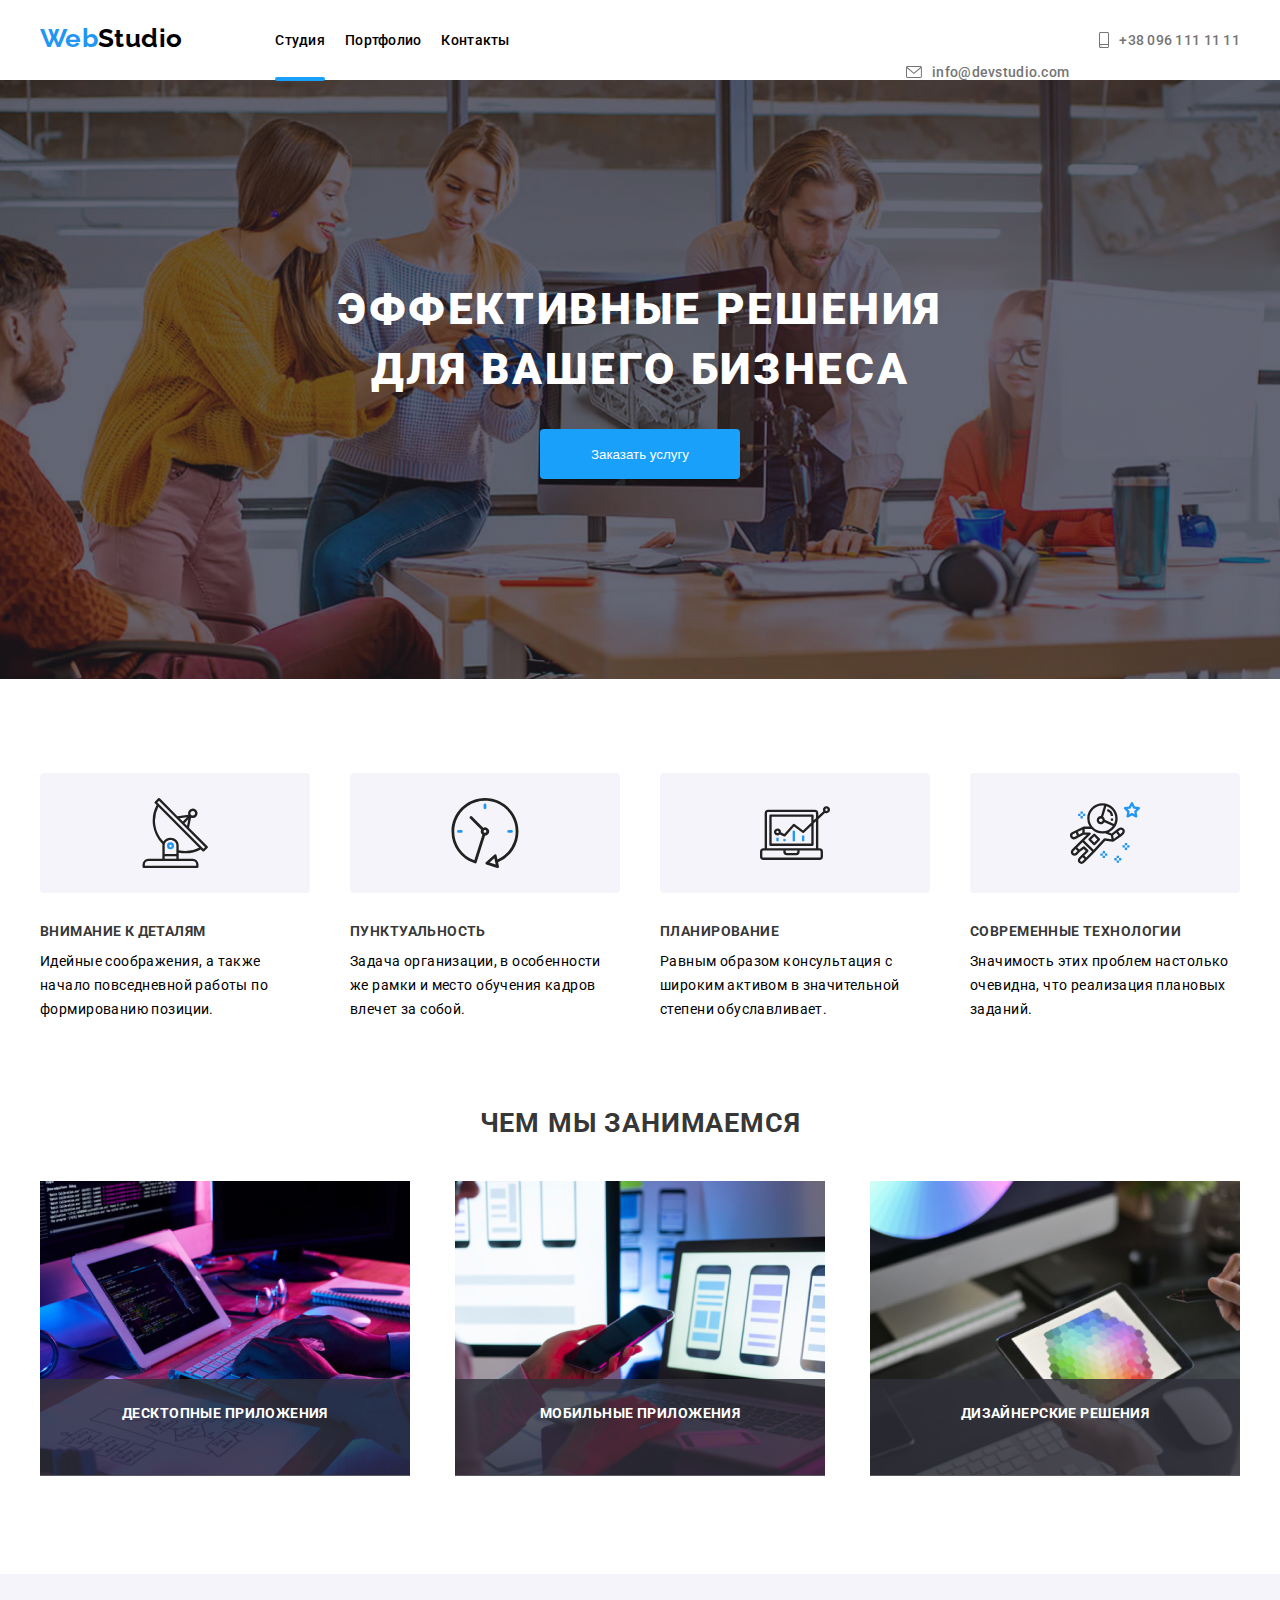
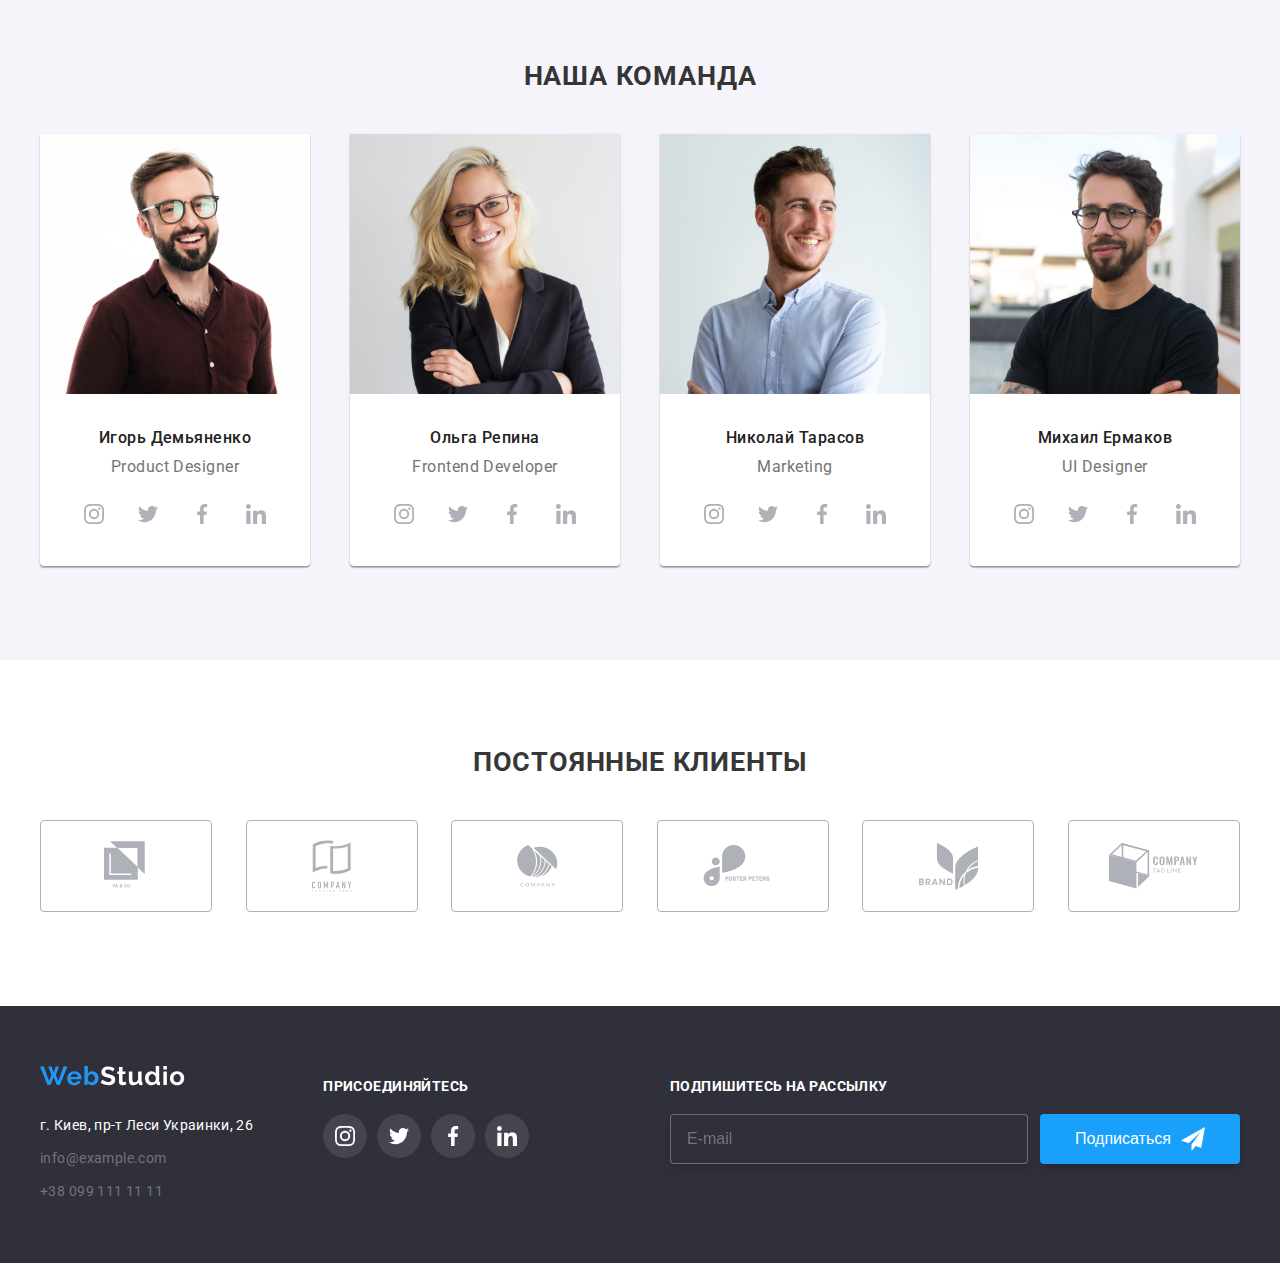
<file: index.html>
<!DOCTYPE html>
<html lang="en">
  <head>
    <meta charset="UTF-8" />
    <meta name="viewport" content="width=device-width, initial-scale=1.0" />
    <title>Document</title>
    <link
      href="https://fonts.googleapis.com/css2?family=Raleway:wght@700&family=Roboto:wght@400;500;700;900&display=swap"
      rel="stylesheet"
    />
    <link
      rel="stylesheet"
      href="https://cdnjs.cloudflare.com/ajax/libs/modern-normalize/1.0.0/modern-normalize.min.css"
      integrity="sha512-ISS7cAi1PEhQ8jnbJpJZMd29NlhNj4AWYyLOSp2CE/CsHxTCu+r+t0D2yoJudVrd0/8fTVPUVDzY5Tvli75u/g=="
      crossorigin="anonymous"
    />

    <link rel="stylesheet" href="./css/main.min.css" />
  </head>

  <body>
    <header class="header">
      <div class="container">
        <a href="./index.html" class="logo">Web<span>Studio</span>
        </a>

        <nav class="site-nav">
          <ul>
            <li class="link-s">
              <a href="" class="current-link link" style="text-decoration: none"
                >Студия</a
              >
            </li>

            <li>
              <a
                href="./portfolio.html"
                class="link"
                style="text-decoration: none"
                >Портфолио</a
              >
            </li>
            <li>
              <a href="" class="link" style="text-decoration: none">Контакты</a>
            </li>
          </ul>
        </nav>

        <div class="list">
          <ul>
            <li>
              <a
                href="mailto:info@devstudio.com"
                class="mail-link"
                style="text-decoration: none"
              >
                <svg class="icon-mail">
                  <use xlink:href="./Images/icons/sprite.svg#icon-mail"></use>
                </svg>
                info@devstudio.com
              </a>
            </li>

            <li>
              <a
                href="tel:+"
                class="link-telephone"
                style="text-decoration: none"
              >
                <svg class="icon-telephone">
                  <use
                    xlink:href="./Images/icons/sprite.svg#icon-telephone"
                  ></use>
                </svg>

                +38 096 111 11 11
              </a>
            </li>
          </ul>
        </div>
      </div>
    </header>

    <section class="hero">
      <h1 class="hero-title">
        Эффективные решения
        <br />
        для вашего бизнеса
      </h1>
      <div class="button-wrap">
        <button class="button-primary" data-modal-open>Заказать услугу</button>
      </div>
    </section>

    <main>
      <section class="feature-section">
        <div class="container">
          <ul class="feature-list">
            <li class="feature-item">
              <div class="feature-item-container">
                <svg class="icon">
                  <use
                    xlink:href="./Images/icons/sprite.svg#icon-satellite"
                  ></use>
                </svg>
              </div>
              <h3 class="title">Внимание к деталям</h3>
              <p class="text">
                Идейные соображения, а также начало повседневной работы по
                формированию позиции.
              </p>
            </li>

            <li class="feature-item">
              <div class="feature-item-container">
                <svg class="icon">
                  <use xlink:href="./Images/icons/sprite.svg#icon-clock"></use>
                </svg>
              </div>
              <h3 class="title">Пунктуальность</h3>
              <p class="text">
                Задача организации, в особенности же рамки и место обучения
                кадров влечет за собой.
              </p>
            </li>
            <li class="feature-item">
              <div class="feature-item-container">
                <svg class="icon">
                  <use
                    xlink:href="./Images/icons/sprite.svg#icon-computer"
                  ></use>
                </svg>
              </div>
              <h3 class="title">Планирование</h3>
              <p class="text">
                Равным образом консультация с широким активом в значительной
                степени обуславливает.
              </p>
            </li>
            <li class="feature-item">
              <div class="feature-item-container">
                <svg class="icon">
                  <use
                    xlink:href="./Images/icons/sprite.svg#icon-astronaut"
                  ></use>
                </svg>
              </div>
              <h3 class="title">Современные технологии</h3>
              <p class="text">
                Значимость этих проблем настолько очевидна, что реализация
                плановых заданий.
              </p>
            </li>
          </ul>
        </div>
      </section>

      <section class="whatwedo-container">
        <div class="whatwedo">
          <h2 class="section-title">Чем мы занимаемся</h2>
          <div class="images">
            <ul>
              <li>
                <div class="img-overlay">
                  <img src="./Images/typing.jpg" alt="typing" />
                  <p class="overlay-text">Десктопные приложения</p>
                </div>
              </li>

              <li>
                <div class="img-overlay">
                  <img src="./Images/telephone.jpg" alt="telephone" />
                  <p class="overlay-text">Мобильные приложения</p>
                </div>
              </li>

              <li>
                <div class="img-overlay">
                  <img src="./Images/hexagone.jpg" alt="hexagone" />
                  <p class="overlay-text">Дизайнерские решения</p>
                </div>
              </li>
            </ul>
          </div>
        </div>
      </section>

      <section class="our-team">
        <div class="container">
          <h2>Наша команда</h2>
          <ul class="pros">
            <li >
              <img
                src="./Images/ИгорьДемьяненко.jpg"
                alt="Игорь Демьяненко"
                width="270"
              />
              <h4>Игорь Демьяненко</h4>
              <p>Product Designer</p>
              <ul class="social-icon-list">
                <li class="social-icon-item">
                  <a class="social-icon-link" href="https://instagram.com/">
                    <svg class="icon-social">
                      <use
                        xlink:href="./Images/icons/sprite.svg#icon-instagram"
                      ></use>
                    </svg>
                  </a>
                </li>

                <li class="social-icon-item">
                  <a class="social-icon-link" href="https://twitter.com/">
                    <svg class="icon-social">
                      <use
                        xlink:href="./Images/icons/sprite.svg#icon-twitter"
                      ></use>
                    </svg>
                  </a>
                </li>

                <li class="social-icon-item">
                  <a class="social-icon-link" href="https://facebook.com/">
                    <svg class="icon-social">
                      <use
                        xlink:href="./Images/icons/sprite.svg#icon-facebook"
                      ></use>
                    </svg>
                  </a>
                </li>

                <li class="social-icon-item">
                  <a class="social-icon-link" href="https://linkedin.com/">
                    <svg class="icon-social">
                      <use
                        xlink:href="./Images/icons/sprite.svg#icon-linkedin"
                      ></use>
                    </svg>
                  </a>
                </li>
              </ul>
            </li>

            <li >
              <img
                src="./Images/ОльгаРепина.jpg"
                alt="Ольга Репина"
                width="270"
              />
              <h4>Ольга Репина</h4>
              <p>Frontend Developer</p>
              <ul class="social-icon-list">
                <li class="social-icon-item">
                  <a class="social-icon-link" href="https://instagram.com/">
                    <svg class="icon-social">
                      <use
                        xlink:href="./Images/icons/sprite.svg#icon-instagram"
                      ></use>
                    </svg>
                  </a>
                </li>

                <li class="social-icon-item">
                  <a class="social-icon-link" href="https://twitter.com/">
                    <svg class="icon-social">
                      <use
                        xlink:href="./Images/icons/sprite.svg#icon-twitter"
                      ></use>
                    </svg>
                  </a>
                </li>

                <li class="social-icon-item">
                  <a class="social-icon-link" href="https://facebook.com/">
                    <svg class="icon-social">
                      <use
                        xlink:href="./Images/icons/sprite.svg#icon-facebook"
                      ></use>
                    </svg>
                  </a>
                </li>

                <li class="social-icon-item">
                  <a class="social-icon-link" href="https://linkedin.com/">
                    <svg class="icon-social">
                      <use
                        xlink:href="./Images/icons/sprite.svg#icon-linkedin"
                      ></use>
                    </svg>
                  </a>
                </li>
              </ul>
            </li>

            <li >
              <img
                src="./Images/НиколайТарасов.jpg"
                alt="Николай Тарасов"
                width="270"
              />
              <h4>Николай Тарасов</h4>
              <p>Marketing</p>
              <ul class="social-icon-list">
                <li class="social-icon-item">
                  <a class="social-icon-link" href="https://instagram.com/">
                    <svg class="icon-social">
                      <use
                        xlink:href="./Images/icons/sprite.svg#icon-instagram"
                      ></use>
                    </svg>
                  </a>
                </li>

                <li class="social-icon-item">
                  <a class="social-icon-link" href="https://twitter.com/">
                    <svg class="icon-social">
                      <use
                        xlink:href="./Images/icons/sprite.svg#icon-twitter"
                      ></use>
                    </svg>
                  </a>
                </li>

                <li class="social-icon-item">
                  <a class="social-icon-link" href="https://facebook.com/">
                    <svg class="icon-social">
                      <use
                        xlink:href="./Images/icons/sprite.svg#icon-facebook"
                      ></use>
                    </svg>
                  </a>
                </li>

                <li class="social-icon-item">
                  <a class="social-icon-link" href="https://linkedin.com/">
                    <svg class="icon-social">
                      <use
                        xlink:href="./Images/icons/sprite.svg#icon-linkedin"
                      ></use>
                    </svg>
                  </a>
                </li>
              </ul>
            </li>

            <li >
              <img
                src="./Images/МихаилЕрмаков.jpg"
                alt="Михаил Ермаков"
                width="270"
              />
              <h4>Михаил Ермаков</h4>
              <p>UI Designer</p>
              <ul class="social-icon-list">
                <li class="social-icon-item">
                  <a class="social-icon-link" href="https://instagram.com/">
                    <svg class="icon-social">
                      <use
                        xlink:href="./Images/icons/sprite.svg#icon-instagram"
                      ></use>
                    </svg>
                  </a>
                </li>

                <li class="social-icon-item">
                  <a class="social-icon-link" href="https://twitter.com/">
                    <svg class="icon-social">
                      <use
                        xlink:href="./Images/icons/sprite.svg#icon-twitter"
                      ></use>
                    </svg>
                  </a>
                </li>

                <li class="social-icon-item">
                  <a class="social-icon-link" href="https://facebook.com/">
                    <svg class="icon-social">
                      <use
                        xlink:href="./Images/icons/sprite.svg#icon-facebook"
                      ></use>
                    </svg>
                  </a>
                </li>

                <li class="social-icon-item">
                  <a class="social-icon-link" href="https://linkedin.com/">
                    <svg class="icon-social">
                      <use
                        xlink:href="./Images/icons/sprite.svg#icon-linkedin"
                      ></use>
                    </svg>
                  </a>
                </li>
              </ul>
            </li>
          </ul>
        </div>
      </section>

      <section class="customers-section">
        <div class="container">
          <h2>Постоянные клиенты</h2>
          <ul class="customers-list">
            <li class="customers-item">
              <a class="customers-link" href="">
                <div class="customers-container">
                  <svg width="45" height="50">
                    <use
                      xlink:href="./Images/icons/sprite.svg#icon-logo1"
                    ></use>
                  </svg>
                </div>
              </a>
            </li>

            <li class="customers-item">
              <a class="customers-link" href="">
                <div class="customers-container">
                  <svg width="40" height="52">
                    <use
                      xlink:href="./Images/icons/sprite.svg#icon-logo2"
                    ></use>
                  </svg>
                </div>
              </a>
            </li>

            <li class="customers-item">
              <a class="customers-link" href="">
                <div class="customers-container">
                  <svg width="41" height="42">
                    <use
                      xlink:href="./Images/icons/sprite.svg#icon-logo3"
                    ></use>
                  </svg>
                </div>
              </a>
            </li>

            <li class="customers-item">
              <a class="customers-link" href="">
                <div class="customers-container">
                  <svg width="80" height="42">
                    <use
                      xlink:href="./Images/icons/sprite.svg#icon-logo4"
                    ></use>
                  </svg>
                </div>
              </a>
            </li>

            <li class="customers-item">
              <a class="customers-link" href="">
                <div class="customers-container">
                  <svg width="59" height="47">
                    <use
                      xlink:href="./Images/icons/sprite.svg#icon-logo5"
                    ></use>
                  </svg>
                </div>
              </a>
            </li>

            <li class="customers-item">
              <a class="customers-link" href="">
                <div class="customers-container">
                  <svg width="89" height="46">
                    <use
                      xlink:href="./Images/icons/sprite.svg#icon-logo6"
                    ></use>
                  </svg>
                </div>
              </a>
            </li>
          </ul>
        </div>
      </section>
    </main>

    <footer class="footer">
      <div class="container">
        <div class="bottom-content">
          <a href="/">
            <img src="./Images/Logofooter.svg" alt="" />
          </a>
          <address class="address">г. Киев, пр-т Леси Украинки, 26</address>
          <a href="mailto:" class="info-mail">info@example.com</a>
          

          <a href="tel:+" class="info-phone">+38 099 111 11 11</a>
        </div>

        <div class="footer-links">
          <h3 class="footer-links-title">присоединяйтесь</h3>
          <ul class="social-icon-list">
            <li class="social-icon-item">
              <a class="social-icon-link" href="https://instagram.com/">
                <svg class="icon-social">
                  <use
                    xlink:href="./Images/icons/sprite.svg#icon-instagram"
                  ></use>
                </svg>
              </a>
            </li>

            <li class="social-icon-item">
              <a class="social-icon-link" href="https://twitter.com/">
                <svg class="icon-social">
                  <use
                    xlink:href="./Images/icons/sprite.svg#icon-twitter"
                  ></use>
                </svg>
              </a>
            </li>

            <li class="social-icon-item">
              <a class="social-icon-link" href="https://facebook.com/">
                <svg class="icon-social">
                  <use
                    xlink:href="./Images/icons/sprite.svg#icon-facebook"
                  ></use>
                </svg>
              </a>
            </li>

            <li class="social-icon-item">
              <a class="social-icon-link" href="https://linkedin.com/">
                <svg class="icon-social">
                  <use
                    xlink:href="./Images/icons/sprite.svg#icon-linkedin"
                  ></use>
                </svg>
              </a>
            </li>
          </ul>
        </div>

        <div class="subscribe">
          <h3 class="subscribe-title">Подпишитесь на рассылку</h3>
          <form class="subscribe-form">
            
              
              <input
                class="subscribe-field"
                type="email"
                name="subscribe"
                placeholder="E-mail"
              />
              <button type="submit" class="subscribe-button">
                Подписаться
                <svg
                  class="send-icon"
                  width="24"
                  height="24"
                  viewbox="0 0 24 24"
                  fill="none"
                  xmlns="http://www.w3.org/2000/svg"
                >
                  <path
                    d="M24 0L0 13.5L7.66994 16.3407L19.5 5.25002L10.5017 17.3896L10.509 17.3923L10.5 17.3896V24.0001L14.8013 18.982L20.2501 21.0001L24 0Z"
                    fill="white"
                  />
                </svg>
              </button>
            
          </form>
        </div>
      </div>
    </footer>

    <div class="backdrop is-hidden" data-modal>
      <div class="modal">
        <button class="modal-close" data-modal-close>
          <svg width="18" height="18">
            <use href="./Images/sprite.svg#icon-modal-close"></use>
          </svg>
        </button>
        <h2>Оставьте свои данные, мы вам перезвоним</h2>
        <form class="modal-form">
          <ul>
            <li>
              <label for="name" class="modal-form-label">
                Имя
                <input
                  type="text"
                  id="name"
                  name="name"
                  class="modal-form-input"
                />
                <svg width="18" height="18">
                  <use href="./Images/sprite.svg#icon-person-black"></use>
                </svg>
              </label>
            </li>
            <li>
              <label class="modal-form-label">
                Телефон
                <input type="tel" name="phone" class="modal-form-input" />
                <svg width="18" height="18">
                  <use href="./Images/sprite.svg#icon-phone-black"></use>
                </svg>
              </label>
            </li>
            <li>
              <label for="email" class="modal-form-label">
                Почта
                <input
                  type="email"
                  id="email"
                  name="email"
                  class="modal-form-input"
                />
                <svg width="18" height="18">
                  <use href="./Images/sprite.svg#icon-email-black"></use>
                </svg>
              </label>
            </li>
            <li>
              <label for="comment" class="modal-form-label">Комментарий</label>
              <textarea
                name="comment"
                id="comment"
                placeholder="Введите текст"
              ></textarea>
            </li>
            <li class="modal-form-checkbox">
              <label>
                <input name="accept" type="checkbox" />
                Соглашаюсь с рассылкой и принимаю
                <a href="">Условия договора</a>
              </label>
            </li>
            <li>
              <button type="submit">Отправить</button>
            </li>
          </ul>
        </form>
      </div>
    </div>
    <script src="./js/script.js"></script>
  </body>
</html>
</file>
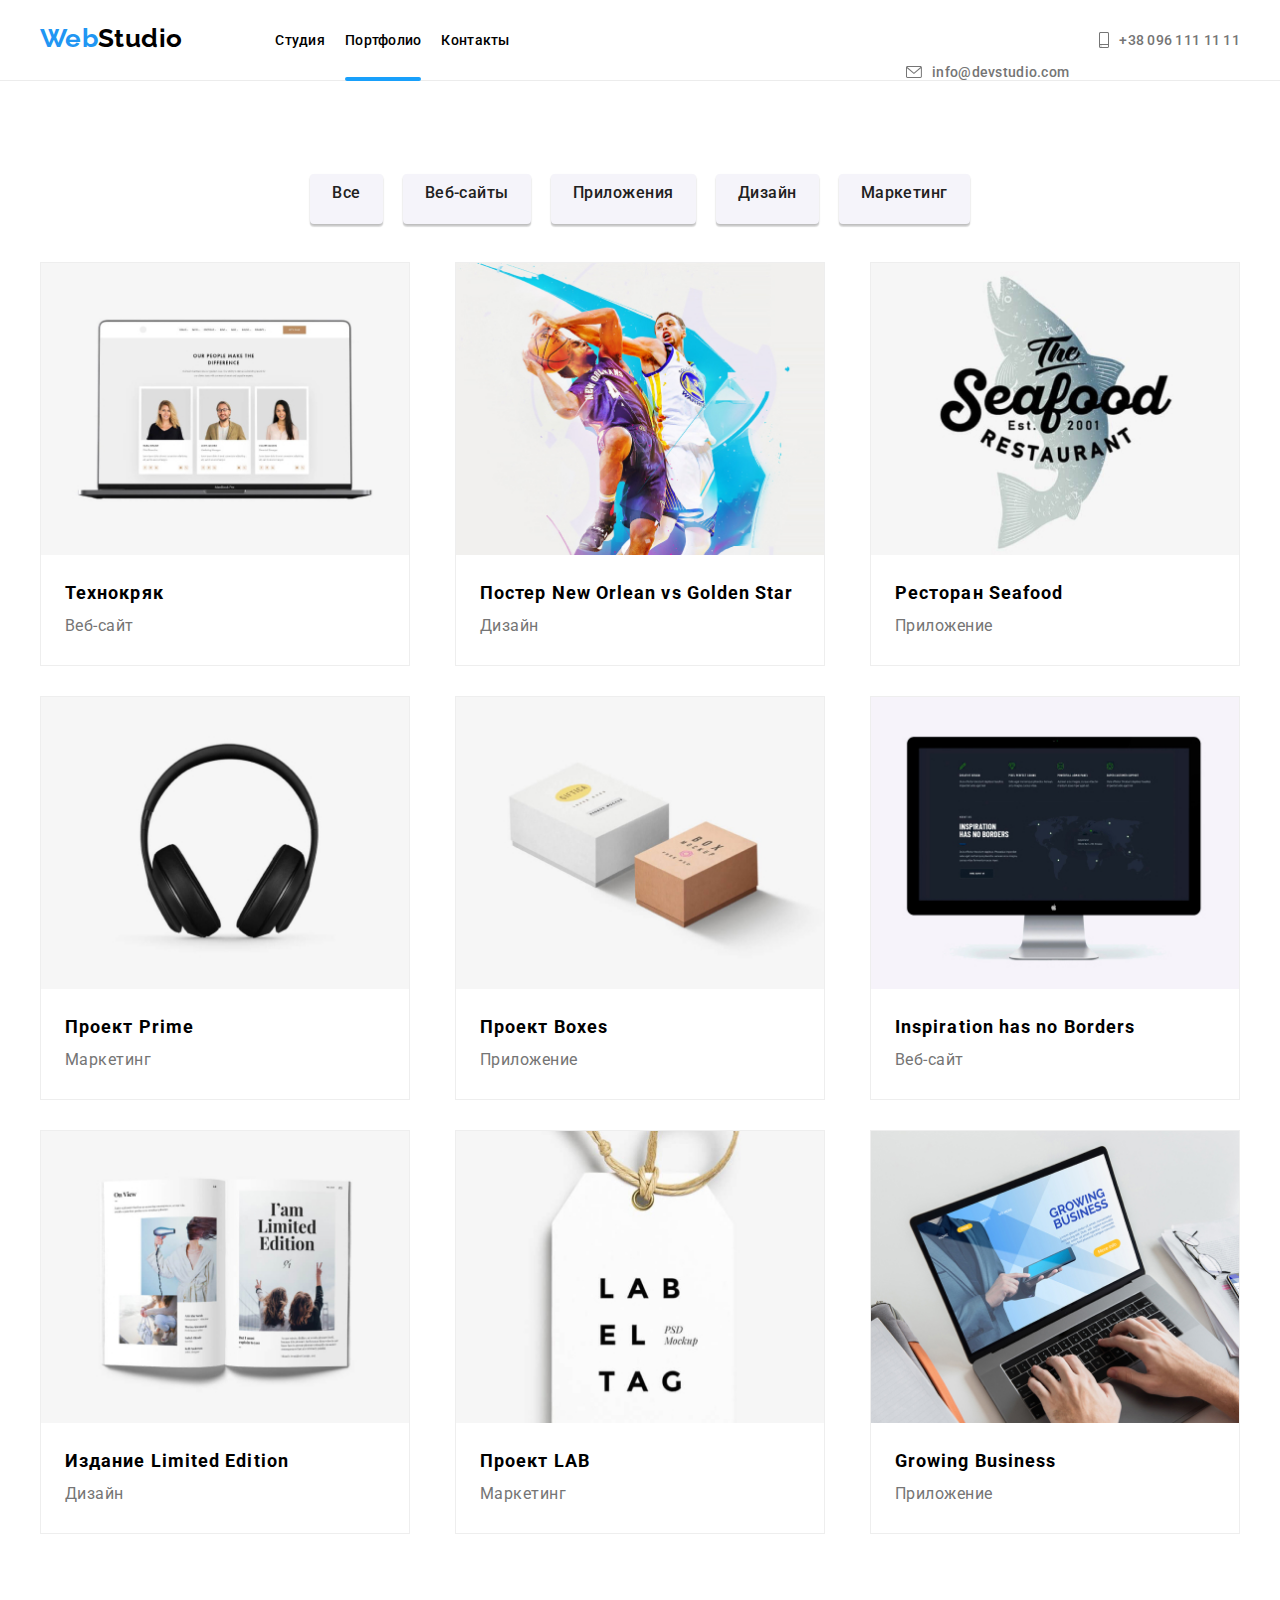
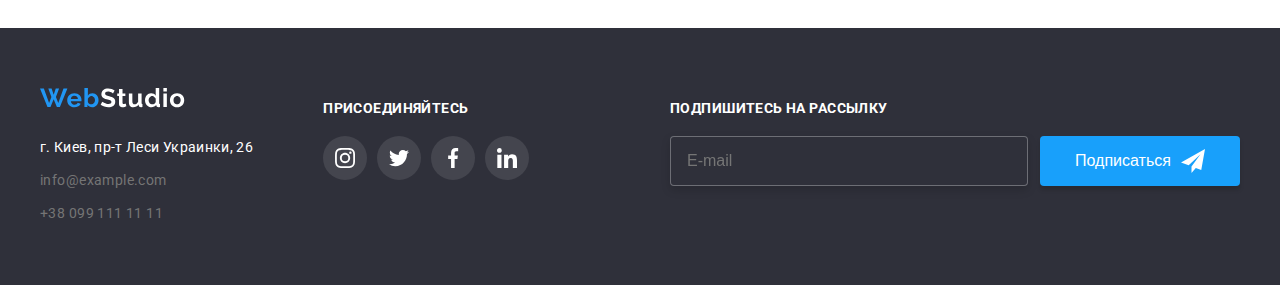
<file: portfolio.html>
<!DOCTYPE html>
<html lang="en">
  <head>
    <meta charset="UTF-8" />
    <meta name="viewport" content="width=device-width, initial-scale=1.0" />
    <title>Portfolio</title>
    <link
      href="https://fonts.googleapis.com/css2?family=Raleway:wght@700&family=Roboto:wght@400;500;700;900&display=swap"
      rel="stylesheet"
    />

    <link
      rel="stylesheet"
      href="https://cdnjs.cloudflare.com/ajax/libs/modern-normalize/1.0.0/modern-normalize.min.css"
      integrity="sha512-ISS7cAi1PEhQ8jnbJpJZMd29NlhNj4AWYyLOSp2CE/CsHxTCu+r+t0D2yoJudVrd0/8fTVPUVDzY5Tvli75u/g=="
      crossorigin="anonymous"
    />
    <link rel="stylesheet" href="./css/main.min.css" />
  </head>

  <body>
    <header class="header">
      <div class="container">
        <a href="./index.html" class="logo">Web<span>Studio</span> </a>

        <nav class="site-nav">
          <ul>
            <li>
              <a
                href="./index.html"
                class="current-link link"
                style="text-decoration: none"
                >Студия</a
              >
            </li>

            <li class="link-s">
              <a
                href="./portfolio.html"
                class="link"
                style="text-decoration: none"
                >Портфолио</a
              >
            </li>
            <li>
              <a href="" class="link" style="text-decoration: none">Контакты</a>
            </li>
          </ul>
        </nav>

        <div class="list">
          <ul>
            <li>
              <a
                href="mailto:info@devstudio.com"
                class="mail-link"
                style="text-decoration: none"
              >
                <svg class="icon-mail">
                  <use xlink:href="./Images/icons/sprite.svg#icon-mail"></use>
                </svg>
                info@devstudio.com
              </a>
            </li>

            <li>
              <a
                href="tel:+"
                class="link-telephone"
                style="text-decoration: none"
              >
                <svg class="icon-telephone">
                  <use
                    xlink:href="./Images/icons/sprite.svg#icon-telephone"
                  ></use>
                </svg>

                +38 096 111 11 11
              </a>
            </li>
          </ul>
        </div>
      </div>
    </header>

    <main>
      <section class="button-menu">
        <div class="container">
          <h2>The buttons</h2>
          <ul class="buttons">
            <li><a href="" class="button">Все</a></li>
            <li><a href="" class="button">Веб-сайты</a></li>
            <li><a href="" class="button">Приложения</a></li>
            <li><a href="" class="button">Дизайн</a></li>
            <li><a href="" class="button">Маркетинг</a></li>
          </ul>
        </div>
      </section>

      <section class="gallery">
        <div class="container">
          <h2>The gallery</h2>
          <ul>
            <li class="portfolio-card">
              <div class="card-thumb">
                <img src="./Images/computer.jpg" alt="" />
                <div class="card-action">
                  <span>
                    Технокряк это современная площадка распространения
                    коронавируса. Компании используют эту платформу для
                    цифрового шпионажа и атак на защищённые сервера конкурентов.
                  </span>
                </div>
              </div>

              <p class="name">Технокряк</p>
              <p class="category">Веб-сайт</p>
            </li>

            <li class="portfolio-card">
              <div class="card-thumb">
                <img src="./Images/basketball.jpg" alt="" />
                <div class="card-action">
                  <span>
                    Технокряк это современная площадка распространения
                    коронавируса. Компании используют эту платформу для
                    цифрового шпионажа и атак на защищённые сервера конкурентов.
                  </span>
                </div>
              </div>

              <p class="name">Постер New Orlean vs Golden Star</p>
              <p class="category">Дизайн</p>
            </li>

            <li class="portfolio-card">
              <div class="card-thumb">
                <img src="./Images/seafood.jpg" alt="" />
                <div class="card-action">
                  <span>
                    Технокряк это современная площадка распространения
                    коронавируса. Компании используют эту платформу для
                    цифрового шпионажа и атак на защищённые сервера конкурентов.
                  </span>
                </div>
              </div>

              <p class="name">Ресторан Seafood</p>
              <p class="category">Приложение</p>
            </li>

            <li class="portfolio-card">
              <div class="card-thumb">
                <img src="./Images/headphones.jpg" alt="" />
                <div class="card-action">
                  <span>
                    Технокряк это современная площадка распространения
                    коронавируса. Компании используют эту платформу для
                    цифрового шпионажа и атак на защищённые сервера конкурентов.
                  </span>
                </div>
              </div>

              <p class="name">Проект Prime</p>
              <p class="category">Маркетинг</p>
            </li>

            <li class="portfolio-card">
              <div class="card-thumb">
                <img src="./Images/boxes.jpg" alt="" />
                <div class="card-action">
                  <span>
                    Технокряк это современная площадка распространения
                    коронавируса. Компании используют эту платформу для
                    цифрового шпионажа и атак на защищённые сервера конкурентов.
                  </span>
                </div>
              </div>

              <p class="name">Проект Boxes</p>
              <p class="category">Приложение</p>
            </li>

            <li class="portfolio-card">
              <div class="card-thumb">
                <img src="./Images/inspiration.jpg" alt="" />
                <div class="card-action">
                  <span>
                    Технокряк это современная площадка распространения
                    коронавируса. Компании используют эту платформу для
                    цифрового шпионажа и атак на защищённые сервера конкурентов.
                  </span>
                </div>
              </div>

              <p class="name">Inspiration has no Borders</p>
              <p class="category">Веб-сайт</p>
            </li>

            <li class="portfolio-card">
              <div class="card-thumb">
                <img src="./Images/book.jpg" alt="" />
                <div class="card-action">
                  <span>
                    Технокряк это современная площадка распространения
                    коронавируса. Компании используют эту платформу для
                    цифрового шпионажа и атак на защищённые сервера конкурентов.
                  </span>
                </div>
              </div>

              <p class="name">Издание Limited Edition</p>
              <p class="category">Дизайн</p>
            </li>

            <li class="portfolio-card">
              <div class="card-thumb">
                <img src="./Images/tag.jpg" alt="" />
                <div class="card-action">
                  <span>
                    Технокряк это современная площадка распространения
                    коронавируса. Компании используют эту платформу для
                    цифрового шпионажа и атак на защищённые сервера конкурентов.
                  </span>
                </div>
              </div>

              <p class="name">Проект LAB</p>
              <p class="category">Маркетинг</p>
            </li>

            <li class="portfolio-card">
              <div class="card-thumb">
                <img src="./Images/growingbusiness.jpg" alt="" />
                <div class="card-action">
                  <span>
                    Технокряк это современная площадка распространения
                    коронавируса. Компании используют эту платформу для
                    цифрового шпионажа и атак на защищённые сервера конкурентов.
                  </span>
                </div>
              </div>

              <p class="name">Growing Business</p>
              <p class="category">Приложение</p>
            </li>
          </ul>
        </div>
      </section>
    </main>

    <footer class="footer">
      <div class="container">
        <div class="bottom-content">
          <a href="/">
            <img src="./Images/Logofooter.svg" alt="" />
          </a>
          <address class="address">г. Киев, пр-т Леси Украинки, 26</address>
          <a href="mailto:" class="info-mail">info@example.com</a>

          <a href="tel:+" class="info-phone">+38 099 111 11 11</a>
        </div>

        <div class="footer-links">
          <h3 class="footer-links-title">присоединяйтесь</h3>
          <ul class="social-icon-list">
            <li class="social-icon-item">
              <a class="social-icon-link" href="https://instagram.com/">
                <svg class="icon-social">
                  <use
                    xlink:href="./Images/icons/sprite.svg#icon-instagram"
                  ></use>
                </svg>
              </a>
            </li>

            <li class="social-icon-item">
              <a class="social-icon-link" href="https://twitter.com/">
                <svg class="icon-social">
                  <use
                    xlink:href="./Images/icons/sprite.svg#icon-twitter"
                  ></use>
                </svg>
              </a>
            </li>

            <li class="social-icon-item">
              <a class="social-icon-link" href="https://facebook.com/">
                <svg class="icon-social">
                  <use
                    xlink:href="./Images/icons/sprite.svg#icon-facebook"
                  ></use>
                </svg>
              </a>
            </li>

            <li class="social-icon-item">
              <a class="social-icon-link" href="https://linkedin.com/">
                <svg class="icon-social">
                  <use
                    xlink:href="./Images/icons/sprite.svg#icon-linkedin"
                  ></use>
                </svg>
              </a>
            </li>
          </ul>
        </div>

        <div class="subscribe">
          <h3 class="subscribe-title">Подпишитесь на рассылку</h3>
          <form class="subscribe-form">
            <input
              class="subscribe-field"
              type="email"
              name="subscribe"
              placeholder="E-mail"
            />
            <button type="submit" class="subscribe-button">
              Подписаться
              <svg
                class="send-icon"
                width="24"
                height="24"
                viewbox="0 0 24 24"
                fill="none"
                xmlns="http://www.w3.org/2000/svg"
              >
                <path
                  d="M24 0L0 13.5L7.66994 16.3407L19.5 5.25002L10.5017 17.3896L10.509 17.3923L10.5 17.3896V24.0001L14.8013 18.982L20.2501 21.0001L24 0Z"
                  fill="white"
                />
              </svg>
            </button>
          </form>
        </div>
      </div>
    </footer>
  </body>
</html>
</file>
<file: css/main.min.css>
@font-face{font-family:"Roboto", sans-serif;src:url("https://fonts.googleapis.com/css2?family=Roboto:wght@400;500;700;900&display=swap")}@font-face{font-family:"Raleway", sans-serif;src:url("https://fonts.googleapis.com/css2?family=Raleway:wght@700&display=swap")}body{background-color:#ffffff;color:rgba(0,0,0,0.8);font-family:"Roboto", sans-serif;letter-spacing:0.02em;font-size:18px;line-height:1.14;margin:0px}main{width:100%;margin-bottom:0}ul{list-style:none;margin:0px;padding:0px}.container{margin:auto;width:1200px;padding:0px 15px 0px 15px}.whatwedo h2,.our-team h2,.customers-section h2{font-weight:bold;text-align:center;line-height:16px;letter-spacing:0.03em;text-transform:uppercase;margin-bottom:50px;margin:0px}h3{margin:0px}p{margin:0px}h4{margin:0px}.header{border-bottom:1px solid #ececec;margin-bottom:-1px}.header .container{display:-webkit-box;display:-ms-flexbox;display:flex;-webkit-box-orient:horizontal;-webkit-box-direction:normal;-ms-flex-direction:row;flex-direction:row;-webkit-box-pack:start;-ms-flex-pack:start;justify-content:flex-start;-webkit-box-align:start;-ms-flex-align:start;align-items:flex-start;text-decoration:none;text-align:center}.logo{font-size:26px;padding-top:24px;padding-bottom:25px;margin-right:93px;display:block;text-decoration:none;color:#2196f3;font-family:"Raleway",sans-serif;font-weight:bold}.logo span{color:#000}.site-nav{display:-webkit-inline-box;display:-ms-inline-flexbox;display:inline-flex}ul{-webkit-box-orient:horizontal;-webkit-box-direction:normal;-ms-flex-direction:row;flex-direction:row;list-style:none;display:-webkit-inline-box;display:-ms-inline-flexbox;display:inline-flex;-webkit-box-pack:center;-ms-flex-pack:center;justify-content:center;margin:0px;height:100%;padding-left:0px}ul a{display:block;height:100%;padding-top:32px;padding-bottom:32px}ul li+li{margin-left:20px}ul .link-s{color:#18a0fb;position:relative;display:block}ul .link-s::after{bottom:-1px;left:0;content:"";width:100%;height:4px;background:#18a0fb;border-radius:2px;position:absolute}ul .link{color:#000;font-family:"Roboto",sans-serif;font-style:normal;font-weight:500;font-size:14px;line-height:16px;letter-spacing:0.02em;-webkit-transition:all 250ms cubic-bezier(0.4, 0, 0.2, 1);transition:all 250ms cubic-bezier(0.4, 0, 0.2, 1)}ul .link:hover{color:#18a0fb}ul .link:focus{color:#18a0fb}.list{margin-left:auto;height:100%}.list ul{-webkit-box-orient:horizontal;-webkit-box-direction:normal;-ms-flex-direction:row;flex-direction:row;list-style:none;display:-webkit-box;display:-ms-flexbox;display:flex;-webkit-box-pack:end;-ms-flex-pack:end;justify-content:flex-end;padding-left:0px}.list ul li+li{margin-left:30px}.list ul a{color:#757575;font-family:"Roboto",sans-serif;font-style:normal;font-weight:500;font-size:14px;line-height:16px;letter-spacing:0.02em;padding-top:32px;padding-bottom:32px;display:-webkit-box;display:-ms-flexbox;display:flex;-webkit-transition:all 250ms cubic-bezier(0.4, 0, 0.2, 1);transition:all 250ms cubic-bezier(0.4, 0, 0.2, 1)}.list ul a:hover{color:#18a0fb}.list ul .mail-link{vertical-align:center;display:-webkit-box;display:-ms-flexbox;display:flex;-webkit-box-align:center;-ms-flex-align:center;align-items:center}.list ul .mail-link .icon-mail{height:12px;width:16px;margin-right:10px;fill:currentColor}.list ul .icon-telephone{height:16px;width:10px;margin-right:10px;fill:currentColor}.hero{background:#c4c4c4;background-image:-webkit-gradient(linear, left top, left bottom, from(rgba(47,48,58,0.4)), to(rgba(47,48,58,0.4))),url(../Images/heroimg.jpg);background-image:linear-gradient(rgba(47,48,58,0.4), rgba(47,48,58,0.4)),url(../Images/heroimg.jpg);padding-bottom:200px;padding-top:0;background-repeat:no-repeat;background-size:cover;background-position:center}.hero .hero-title{color:#fff;padding-top:200px;font-weight:900;font-size:44px;line-height:136%;text-align:center;letter-spacing:0.06em;text-transform:uppercase;margin-top:0}.hero .button-wrap{text-align:center}.hero .button-wrap .button-primary{color:#fff;background-color:#18a0fb;border-color:#18a0fb;text-align:center;cursor:pointer;border-style:none;-webkit-box-shadow:0px 4px 4px rgba(0,0,0,0.15);box-shadow:0px 4px 4px rgba(0,0,0,0.15);border-radius:4px;padding:10px 32px 10px 32px;text-decoration:none;-webkit-transition:background-color 250ms cubic-bezier(0.4, 0, 0.2, 1);transition:background-color 250ms cubic-bezier(0.4, 0, 0.2, 1);width:200px;height:50px}.feature-section{padding-top:94px}.feature-section .feature-list{width:100%;display:-webkit-box;display:-ms-flexbox;display:flex;text-align:left;-ms-flex-wrap:nowrap;flex-wrap:nowrap;-webkit-box-pack:justify;-ms-flex-pack:justify;justify-content:space-between;list-style:none}.feature-item{width:270px}.feature-item .title{font-family:"Roboto",sans-serif;font-weight:bold;font-size:14px;line-height:16px;letter-spacing:0.03em;text-transform:uppercase;margin-bottom:10px}.feature-item .text{color:#000;text-align:left;font-family:"Roboto",sans-serif;font-style:normal;font-weight:normal;font-size:14px;line-height:24px;letter-spacing:0.03em}.feature-item-container{height:120px;width:270px;background:#f5f4fa;border-radius:4px;-webkit-box-pack:center;-ms-flex-pack:center;justify-content:center;-webkit-box-align:center;-ms-flex-align:center;align-items:center;margin-bottom:30px}.feature-item-container .icon{width:70px;height:70px;margin:25px 100px}.whatwedo-container{margin-left:auto;margin-right:auto;padding-top:94px;padding-bottom:94px}.whatwedo-container .whatwedo{margin:auto;width:1200px;padding-right:15px;padding-left:15px}.whatwedo-container .whatwedo .section-title{margin-bottom:50px}.images ul{display:-webkit-box;display:-ms-flexbox;display:flex;-webkit-box-orient:horizontal;-webkit-box-direction:normal;-ms-flex-direction:row;flex-direction:row;-ms-flex-wrap:nowrap;flex-wrap:nowrap;-webkit-box-pack:justify;-ms-flex-pack:justify;justify-content:space-between}.images .img-overlay{position:relative}.images .img-overlay .overlay-text{width:100%;background:rgba(47,48,58,0.8);height:70px;position:absolute;padding-top:27px;left:0;bottom:4px;margin:0;font-style:normal;font-weight:bold;font-size:14px;line-height:1.1em;text-align:center;letter-spacing:0.03em;text-transform:uppercase;color:#fff}.our-team{padding-top:94px;padding-bottom:94px;background-color:#f5f4fa}.our-team h2{margin-bottom:50px}.pros{display:-webkit-box;display:-ms-flexbox;display:flex;-webkit-box-orient:horizontal;-webkit-box-direction:normal;-ms-flex-direction:row;flex-direction:row;-webkit-box-pack:justify;-ms-flex-pack:justify;justify-content:space-between}.pros li{width:270px;background:#fff;-webkit-box-shadow:0px 1px 3px rgba(0,0,0,0.12),0px 1px 1px rgba(0,0,0,0.14),0px 2px 1px rgba(0,0,0,0.2);box-shadow:0px 1px 3px rgba(0,0,0,0.12),0px 1px 1px rgba(0,0,0,0.14),0px 2px 1px rgba(0,0,0,0.2);border-radius:0px 0px 4px 4px}.pros li img{margin-bottom:30px}.pros li h4{margin-bottom:10px;font-weight:500;font-size:16px;line-height:19px;text-align:center;letter-spacing:0.03em;color:#212121}.pros li p{margin-bottom:16px;font-family:"Roboto",sans-serif;font-style:normal;font-weight:normal;font-size:16px;line-height:19px;text-align:center;letter-spacing:0.03em;color:#757575}.social-icon-list{margin-bottom:30px;display:-webkit-box;display:-ms-flexbox;display:flex;-webkit-box-pack:center;-ms-flex-pack:center;justify-content:center}.social-icon-list li+li{margin-left:10px}.social-icon-list li{display:-webkit-box;display:-ms-flexbox;display:flex;width:44px;height:44px;-webkit-box-align:center;-ms-flex-align:center;align-items:center;-webkit-box-pack:center;-ms-flex-pack:center;justify-content:center;-webkit-box-shadow:none;box-shadow:none}.social-icon-link{padding-top:0px;padding-bottom:0px;border-radius:50%;display:-webkit-box;display:-ms-flexbox;display:flex;-webkit-box-pack:center;-ms-flex-pack:center;justify-content:center;-webkit-box-align:center;-ms-flex-align:center;align-items:center;width:44px;height:44px;background-color:#fff;-webkit-transition:all 250ms cubic-bezier(0.4, 0, 0.2, 1);transition:all 250ms cubic-bezier(0.4, 0, 0.2, 1)}.social-icon-link:hover{background-color:#2196f3}.social-icon-link:hover svg{fill:#fff;-webkit-transition:all 250ms cubic-bezier(0.4, 0, 0.2, 1);transition:all 250ms cubic-bezier(0.4, 0, 0.2, 1)}.social-icon-link svg{width:20px;height:20px;fill:#afb1b8}.customers-section{background-color:#fff;padding-bottom:94px;padding-top:94px}.customers-section h2{margin-bottom:50px}.customers-list{display:-webkit-box;display:-ms-flexbox;display:flex;margin:auto;-webkit-box-pack:justify;-ms-flex-pack:justify;justify-content:space-between}.customers-list .customers-link{padding-top:0px;padding-bottom:0px}.customers-list .customers-container{width:170px;height:90px;border-radius:4px;border:1px solid #afb1b8;-webkit-box-pack:center;-ms-flex-pack:center;justify-content:center;-webkit-box-align:center;-ms-flex-align:center;align-items:center;display:-webkit-box;display:-ms-flexbox;display:flex;-ms-flex-item-align:center;align-self:center;-webkit-transition:all 250ms cubic-bezier(0.4, 0, 0.2, 1);transition:all 250ms cubic-bezier(0.4, 0, 0.2, 1)}.customers-list .customers-container:hover{border:1px solid #2196f3}.customers-list .customers-container:hover svg{fill:#2196f3;-webkit-transition:all 250ms cubic-bezier(0.4, 0, 0.2, 1);transition:all 250ms cubic-bezier(0.4, 0, 0.2, 1)}.customers-list .customers-container svg{fill:#afb1b8}.footer{width:100%;padding-top:60px;padding-bottom:60px;background-color:#2f303a;color:#fff}.footer .container{display:-webkit-box;display:-ms-flexbox;display:flex;-webkit-box-pack:start;-ms-flex-pack:start;justify-content:start;padding-right:15px;padding-left:15px}.footer .container h3{text-transform:uppercase;margin-bottom:20px;font-family:"Roboto",sans-serif;font-style:normal;font-weight:bold;font-size:14px;line-height:16px;letter-spacing:0.03em}.bottom-content{margin-right:70px}.bottom-content a{font-family:"Roboto",sans-serif;font-style:normal;font-weight:normal;font-size:14px;line-height:24px;font-style:normal;display:block;margin-bottom:20px}.bottom-content .address{font-family:"Roboto",sans-serif;font-style:normal;font-weight:normal;font-size:14px;line-height:24px;font-style:normal;display:block;margin-bottom:9px}.bottom-content .info-mail{color:#757575;font-family:"Roboto",sans-serif;font-style:normal;font-weight:normal;font-size:14px;line-height:24px;letter-spacing:0.03em;text-decoration:none;margin-bottom:9px}.bottom-content .info-phone{color:#757575;font-family:"Roboto",sans-serif;font-style:normal;font-weight:normal;font-size:14px;line-height:24px;letter-spacing:0.03em;text-decoration:none;margin-bottom:0px}.footer-links{padding-top:12px}.footer-links .social-icon-list{margin-bottom:0px;display:-webkit-box;display:-ms-flexbox;display:flex;-webkit-box-pack:center;-ms-flex-pack:center;justify-content:center}.footer-links .social-icon-list li+li{margin-left:10px}.footer-links li{display:-webkit-box;display:-ms-flexbox;display:flex;width:44px;height:44px;-webkit-box-align:center;-ms-flex-align:center;align-items:center;-webkit-box-pack:center;-ms-flex-pack:center;justify-content:center;-webkit-box-shadow:none;box-shadow:none}.footer-links .social-icon-link{border-radius:50%;display:-webkit-box;display:-ms-flexbox;display:flex;-webkit-box-pack:center;-ms-flex-pack:center;justify-content:center;-webkit-box-align:center;-ms-flex-align:center;align-items:center;width:44px;height:44px;background-color:rgba(255,255,255,0.1);-webkit-transition:all 250ms cubic-bezier(0.4, 0, 0.2, 1);transition:all 250ms cubic-bezier(0.4, 0, 0.2, 1)}.footer-links .social-icon-link:hover{background-color:#2196f3}.footer-links .social-icon-link:hover svg{fill:#fff}.footer-links .social-icon-link svg{width:20px;height:20px;fill:#fff}.subscribe{padding-top:12px;margin-left:auto}.subscribe .subscribe-form{display:-webkit-box;display:-ms-flexbox;display:flex;-webkit-box-align:center;-ms-flex-align:center;align-items:center}.subscribe .subscribe-field{width:358px;height:50px;margin-right:12px;border:1px solid rgba(255,255,255,0.3);-webkit-box-sizing:border-box;box-sizing:border-box;-webkit-filter:drop-shadow(0px 4px 4px rgba(0,0,0,0.15));filter:drop-shadow(0px 4px 4px rgba(0,0,0,0.15));border-radius:4px;background:#2f303a;padding-left:16px;font-size:16px;-webkit-transition:all 250ms cubic-bezier(0.4, 0, 0.2, 1);transition:all 250ms cubic-bezier(0.4, 0, 0.2, 1)}.subscribe .subscribe-field:focus{color:#fff;border-color:#2196f3}.subscribe .subscribe-button{width:200px;height:50px;padding-right:0px;padding-left:0px;display:-webkit-box;display:-ms-flexbox;display:flex;-webkit-box-align:center;-ms-flex-align:center;align-items:center;-webkit-box-pack:center;-ms-flex-pack:center;justify-content:center;color:#fff;background-color:#18a0fb;border-color:#18a0fb;text-align:center;cursor:pointer;border-style:none;-webkit-box-shadow:0px 4px 4px rgba(0,0,0,0.15);box-shadow:0px 4px 4px rgba(0,0,0,0.15);border-radius:4px;-webkit-transition:background-color 250ms cubic-bezier(0.4, 0, 0.2, 1);transition:background-color 250ms cubic-bezier(0.4, 0, 0.2, 1);font-size:16px}.subscribe .subscribe-button svg{margin-left:10px}.backdrop.is-hidden .modal{-webkit-transform:translate(-50%, -50%) rotate(360deg);transform:translate(-50%, -50%) rotate(360deg)}.backdrop.is-hidden{opacity:0;pointer-events:none}.backdrop{top:0px;left:0px;position:fixed;width:100%;height:100%;background:rgba(0,0,0,0.2);opacity:1;-webkit-transition:opacity 600ms linear;transition:opacity 600ms linear}.backdrop .modal{padding:40px;background-color:#fff;position:absolute;width:528px;height:600px;top:50%;left:50%;-webkit-transform:translate(-50%, -50%) rotate(0deg);transform:translate(-50%, -50%) rotate(0deg);-webkit-transition:-webkit-transform 300ms linear;transition:-webkit-transform 300ms linear;transition:transform 300ms linear;transition:transform 300ms linear, -webkit-transform 300ms linear;border-radius:4px}.backdrop .modal .modal-close{display:-webkit-box;display:-ms-flexbox;display:flex;-webkit-box-align:center;-ms-flex-align:center;align-items:center;-webkit-box-pack:center;-ms-flex-pack:center;justify-content:center;position:absolute;top:8px;right:8px;width:30px;height:30px;padding:0px;border-radius:50%;background:#fff;border:1px solid rgba(0,0,0,0.1)}.backdrop .modal .modal-close svg{-webkit-transition:fill 250ms cubic-bezier(0.4, 0, 0.2, 1);transition:fill 250ms cubic-bezier(0.4, 0, 0.2, 1)}.backdrop .modal h2{text-transform:none;margin:0px 0px 12px 0px;font-weight:700;font-style:normal;font-size:20px;line-height:23px;text-align:center;letter-spacing:0.03em;color:#212121}.modal-form ul{display:block}.modal-form ul li{margin-left:0px}.modal-form button{background:#18a0fb;-webkit-box-shadow:0px 4px 4px rgba(0,0,0,0.15);box-shadow:0px 4px 4px rgba(0,0,0,0.15);border-radius:4px;height:50px;width:200px;display:block;margin:auto;font-weight:bold;font-size:16px;line-height:30px;letter-spacing:0.06em;color:#fff;border:none;padding:10px 0px 10px 0px}.modal-form svg{top:28px;left:15px;position:absolute;-webkit-transition:fill 250ms cubic-bezier(0.4, 0, 0.2, 1);transition:fill 250ms cubic-bezier(0.4, 0, 0.2, 1)}.modal-form textarea{width:100%;height:120px;margin-bottom:20px;border:1px solid rgba(33,33,33,0.2);border-radius:4px;resize:none;padding:12px 16px;-webkit-transition:all 250ms cubic-bezier(0.4, 0, 0.2, 1);transition:all 250ms cubic-bezier(0.4, 0, 0.2, 1)}.modal-form textarea::-webkit-input-placeholder{font-size:12px}.modal-form textarea:-ms-input-placeholder{font-size:12px}.modal-form textarea::-ms-input-placeholder{font-size:12px}.modal-form textarea::placeholder{font-size:12px}.modal-form textarea:focus{border:1px solid #2196f3;outline-style:none;-webkit-box-shadow:none;box-shadow:none}.modal-form .modal-form-checkbox{margin-bottom:30px}.modal-form .modal-form-checkbox input{-webkit-appearance:none;-moz-appearance:none;appearance:none}.modal-form .modal-form-checkbox input:checked::after{display:inline-block;border:transparent;background:url(../Images/icons/icon-check.svg);background-position:center;background-repeat:no-repeat}.modal-form .modal-form-checkbox input::after{content:"";display:inline-block;width:16px;height:15px;border:2px solid #212121;border-radius:4px;margin-left:13px;margin-right:7px;-webkit-transition:all 250ms cubic-bezier(0.4, 0, 0.2, 1);transition:all 250ms cubic-bezier(0.4, 0, 0.2, 1)}.modal-form .modal-form-checkbox label{display:-webkit-box;display:-ms-flexbox;display:flex;-webkit-box-orient:horizontal;-webkit-box-direction:normal;-ms-flex-direction:row;flex-direction:row;-webkit-box-align:center;-ms-flex-align:center;align-items:center;-ms-flex-pack:distribute;justify-content:space-around;font-weight:normal;font-size:14px;line-height:24px;letter-spacing:0.03em}.modal-form .modal-form-checkbox input{-moz-appearance:none;appearance:none;outline:none;-webkit-appearance:none}.modal-form .modal-form-checkbox a{padding-top:0px;padding-bottom:0px;color:#2196f3;text-decoration:underline;cursor:pointer}.modal-form .modal-form-label{position:relative;display:inline-block;width:100%;margin-bottom:10px;font-weight:normal;font-size:12px;line-height:14px;letter-spacing:0.01em;color:#757575}.modal-form .modal-form-input{width:100%;height:40px;margin-top:4px;border:1px solid rgba(33,33,33,0.2);border-radius:4px;padding:12px 0px 12px 42px;-webkit-transition:all 250ms cubic-bezier(0.4, 0, 0.2, 1);transition:all 250ms cubic-bezier(0.4, 0, 0.2, 1)}.modal-form .modal-form-input:focus{border:1px solid #2196f3;outline-style:none;-webkit-box-shadow:none;box-shadow:none}.modal-form .modal-form-input:focus-within+svg{fill:#2196f3;outline-style:none}.modal-close:hover>svg,.modal-close:hover{cursor:pointer;fill:#2196f3}.modal-form textarea:focus{border:1px solid #2196f3;outline-style:none;-webkit-box-shadow:none;box-shadow:none}.modal-form button:hover{cursor:pointer}.button-menu{padding-top:94px;padding-bottom:50px}.button-menu .container{display:-webkit-box;display:-ms-flexbox;display:flex;-webkit-box-pack:center;-ms-flex-pack:center;justify-content:center}.button-menu .container h2{display:none}.buttons .button{text-decoration:none}.buttons .button:hover{color:#fff;background-color:#18a0fb;-webkit-transition:all 250ms cubic-bezier(0.4, 0, 0.2, 1);transition:all 250ms cubic-bezier(0.4, 0, 0.2, 1)}.buttons a+a{margin-left:8px}.buttons a{font-family:"Roboto",sans-serif;font-style:normal;font-weight:500;font-size:16px;line-height:26px;text-align:center;letter-spacing:0.03em;color:#212121;background:#f5f4fa;padding:6px 22px 6px 22px;-webkit-box-shadow:0px 3px 1px rgba(0,0,0,0.1),0px 1px 2px rgba(0,0,0,0.08),0px 2px 2px rgba(0,0,0,0.12);box-shadow:0px 3px 1px rgba(0,0,0,0.1),0px 1px 2px rgba(0,0,0,0.08),0px 2px 2px rgba(0,0,0,0.12);border-radius:4px}.gallery{padding-bottom:94px}.gallery h2{display:none}.gallery ul{display:-webkit-box;display:-ms-flexbox;display:flex;-ms-flex-wrap:wrap;flex-wrap:wrap;-webkit-box-pack:justify;-ms-flex-pack:justify;justify-content:space-between}.gallery ul li{margin-left:0px}.portfolio-card{list-style:none;border:1px solid #eeeeee;-webkit-box-sizing:border-box;box-sizing:border-box;margin-bottom:30px;width:370px;height:404px}.portfolio-card:nth-last-child(-n+3){margin-bottom:0px}.portfolio-card:hover .card-action{opacity:1;-webkit-transform:translateY(0);transform:translateY(0)}.portfolio-card:hover .card-thumb::after{opacity:1;-webkit-transform:translateY(0);transform:translateY(0)}.portfolio-card .card-thumb{position:relative;overflow:hidden;margin-bottom:20px}.portfolio-card .card-thumb img{height:auto;width:100%;display:block}.portfolio-card .card-thumb:hover .card-action{opacity:1;-webkit-transform:translateY(0%);transform:translateY(0%)}.portfolio-card .card-thumb .card-action{height:100%;opacity:0;font-style:normal;font-weight:normal;color:#fff;font-size:18px;line-height:1.5em;letter-spacing:0.03em;position:absolute;display:block;right:0;top:0;padding:63px 24px;-webkit-transform:translateY(100%);transform:translateY(100%);-webkit-transition:-webkit-transform 250ms cubic-bezier(0.4, 0, 0.2, 1);transition:-webkit-transform 250ms cubic-bezier(0.4, 0, 0.2, 1);transition:transform 250ms cubic-bezier(0.4, 0, 0.2, 1);transition:transform 250ms cubic-bezier(0.4, 0, 0.2, 1), -webkit-transform 250ms cubic-bezier(0.4, 0, 0.2, 1);background-color:rgba(33,150,243,0.9)}.portfolio-card .name{font-family:"Roboto",sans-serif;font-weight:bold;font-size:18px;color:#000;font-style:normal;line-height:36px;letter-spacing:0.06em;padding-left:24px}.portfolio-card .category{font-family:"Roboto",sans-serif;font-size:16px;color:#757575;font-style:normal;font-weight:normal;line-height:30px;letter-spacing:0.03em;padding-left:24px}
/*# sourceMappingURL=main.min.css.map */
</file>
